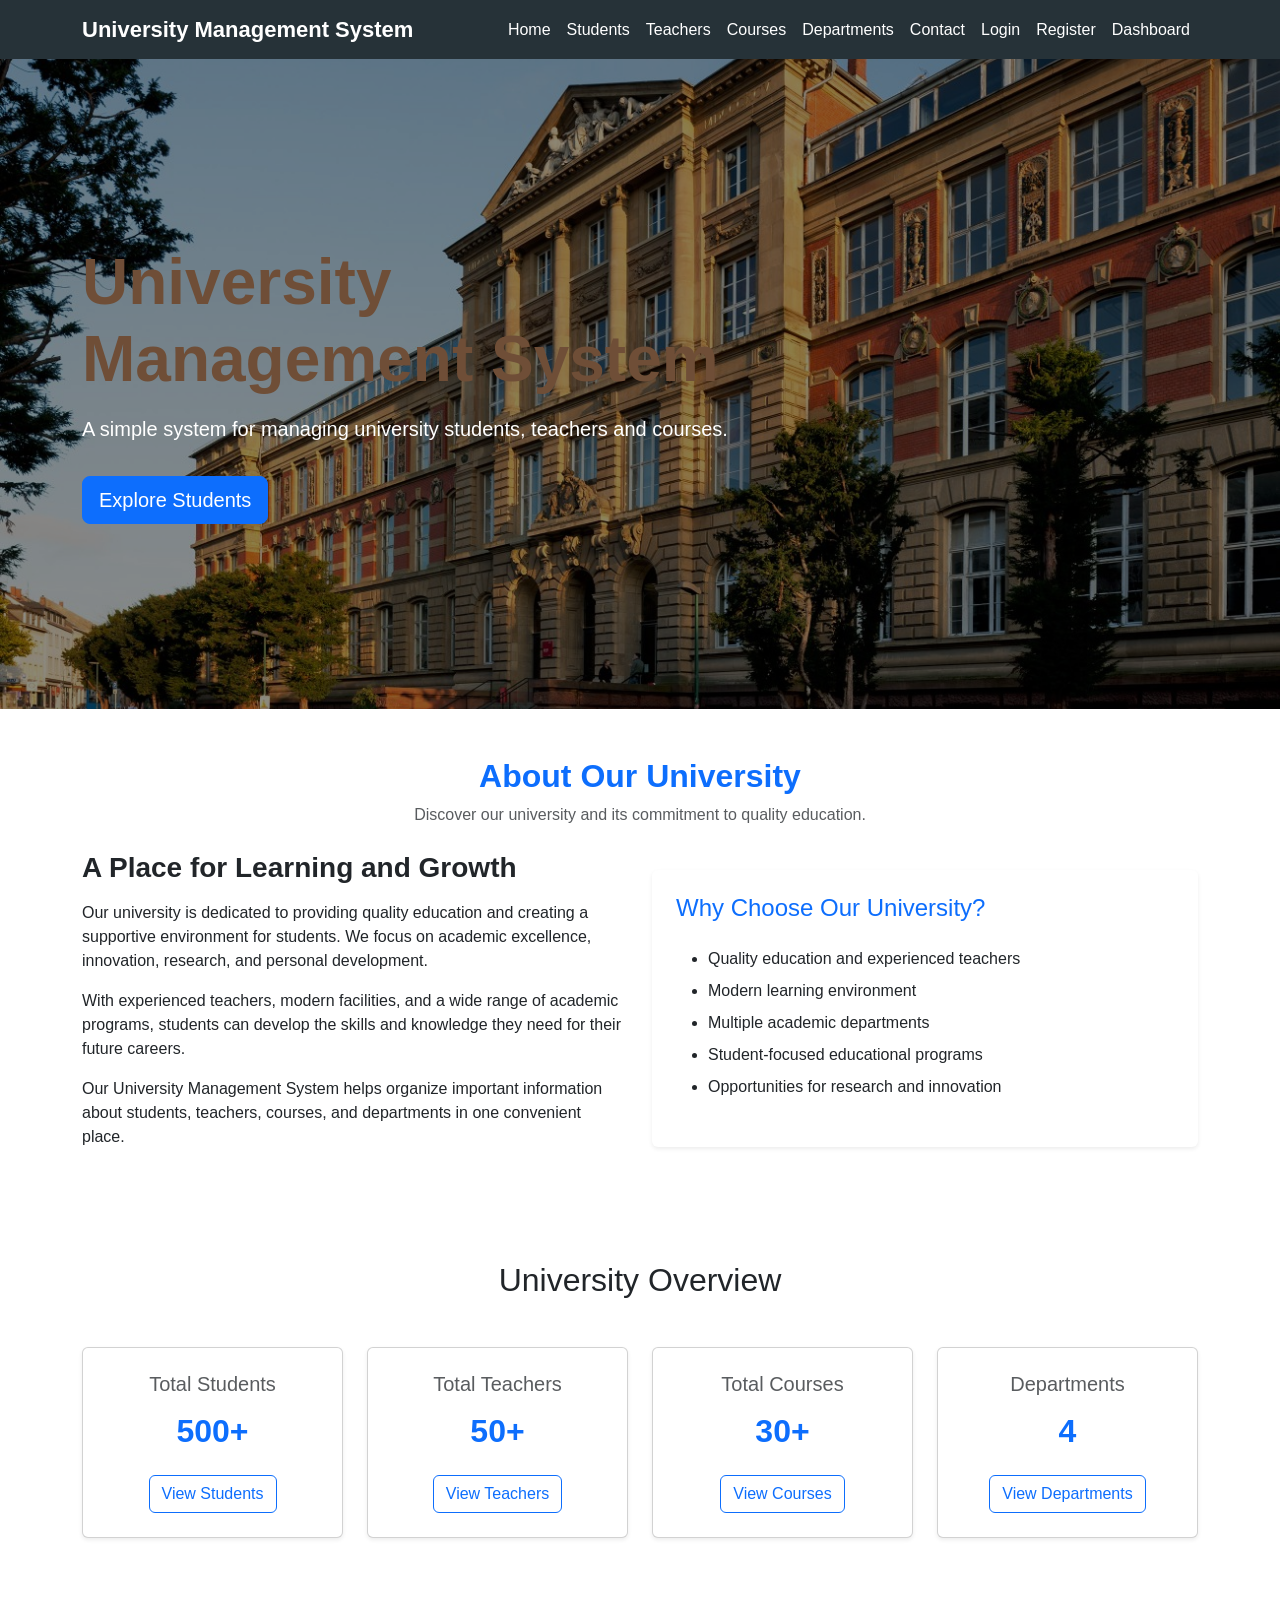
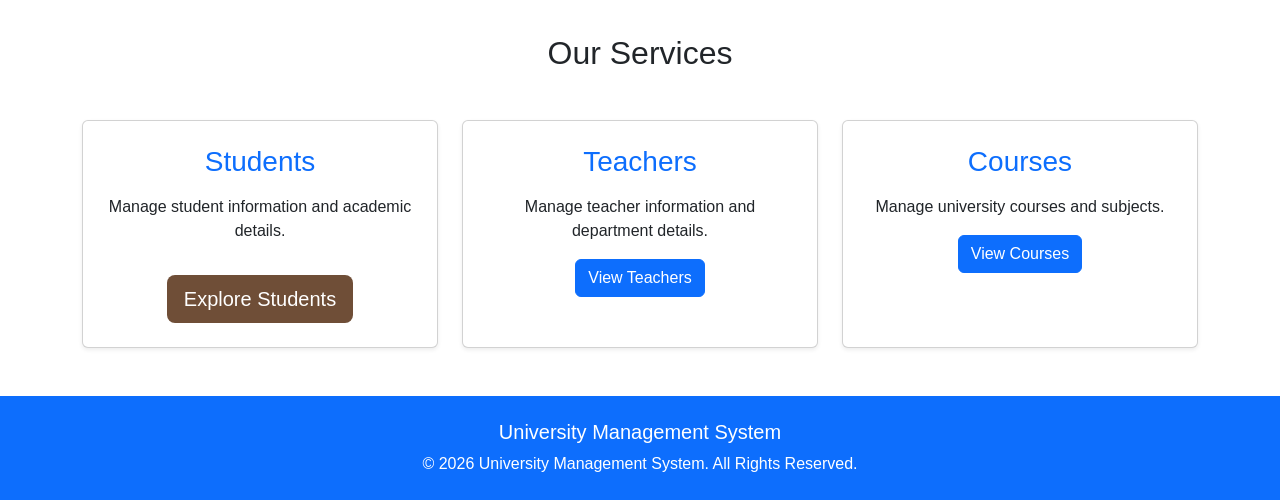
<file: index.html>
<!doctype html>
<html lang="en">
  <head>
    <meta charset="UTF-8" />
    <meta name="viewport" content="width=device-width, initial-scale=1.0" />

    <title>University Management System</title>

    <link
      href="https://cdn.jsdelivr.net/npm/bootstrap@5.3.3/dist/css/bootstrap.min.css"
      rel="stylesheet"
    />

    <link rel="stylesheet" href="style.css" />
  </head>

  <body>
    <nav class="navbar navbar-expand-lg navbar-dark" style="background-color: #263238;">
    <div class="container">

        <a class="navbar-brand fw-bold" href="index.html">
            University Management System
        </a>

        <div class="navbar-nav ms-auto">
            <div class="navbar-nav ms-auto">
    <a class="nav-link text-white" href="index.html">Home</a>

    <a class="nav-link text-white" href="students.html">Students</a>

    <a class="nav-link text-white" href="teachers.html">Teachers</a>

    <a class="nav-link text-white" href="courses.html">Courses</a>

    <a class="nav-link text-white" href="department.html">Departments</a>

    <a class="nav-link text-white" href="contact.html">Contact</a>

    <a class="nav-link text-white" href="login.html">Login</a>

    <a class="nav-link text-white" href="register.html">Register</a>

    <a class="nav-link text-white" href="dashboard.html">Dashboard</a>
</div>

    </div>
</nav>
      </div>
    </nav>

    <!-- Hero Section -->

    <section class="position-relative">
      <img
        src="images/university.jpg"
        class="w-100"
        style="height: 650px; object-fit: cover; object-position: center"
        alt="German University Campus"
      />

      <div
        class="position-absolute top-0 start-0 w-100 h-100 d-flex align-items-center"
        style="background: rgba(0, 0, 0, 0.45)"
      >
        <div class="container">
          <div class="text-white" style="max-width: 700px">
            <h1 class="display-3 fw-bold" style="color: #6F4E37;">
    University Management System
</h1>

            <p class="lead mt-3">
              A simple system for managing university students, teachers and
              courses.
            </p>

            <a href="students.html" class="btn btn-primary btn-lg mt-3">
              Explore Students
            </a>
          </div>
        </div>
      </div>
    </section>
    <!-- University Overview Section -->
    <section class="container py-5">
      <div class="text-center mb-4">
        <h2 class="text-primary fw-bold">About Our University</h2>
        <p class="text-muted">
          Discover our university and its commitment to quality education.
        </p>
      </div>

      <div class="row align-items-center">
        <div class="col-md-6">
          <h3 class="fw-bold">A Place for Learning and Growth</h3>

          <p class="mt-3">
            Our university is dedicated to providing quality education and
            creating a supportive environment for students. We focus on academic
            excellence, innovation, research, and personal development.
          </p>

          <p>
            With experienced teachers, modern facilities, and a wide range of
            academic programs, students can develop the skills and knowledge
            they need for their future careers.
          </p>

          <p>
            Our University Management System helps organize important
            information about students, teachers, courses, and departments in
            one convenient place.
          </p>
        </div>

        <div class="col-md-6">
          <div class="card shadow-sm border-0 p-4">
            <h4 class="text-primary">Why Choose Our University?</h4>

            <ul class="mt-3">
              <li class="mb-2">Quality education and experienced teachers</li>
              <li class="mb-2">Modern learning environment</li>
              <li class="mb-2">Multiple academic departments</li>
              <li class="mb-2">Student-focused educational programs</li>
              <li class="mb-2">Opportunities for research and innovation</li>
            </ul>
          </div>
        </div>
      </div>
    </section>
    <!-- Dashboard Statistics -->

    <section class="container py-5">
      <h2 class="text-center mb-5">University Overview</h2>

      <div class="row g-4">
        <!-- Students -->
        <div class="col-md-3">
          <div class="card shadow-sm text-center h-100">
            <div class="card-body p-4">
              <h5 class="text-muted">Total Students</h5>

              <h2 class="text-primary fw-bold mt-3">500+</h2>

              <a href="students.html" class="btn btn-outline-primary mt-3">
                View Students
              </a>
            </div>
          </div>
        </div>

        <!-- Teachers -->
        <div class="col-md-3">
          <div class="card shadow-sm text-center h-100">
            <div class="card-body p-4">
              <h5 class="text-muted">Total Teachers</h5>

              <h2 class="text-primary fw-bold mt-3">50+</h2>

              <a href="teachers.html" class="btn btn-outline-primary mt-3">
                View Teachers
              </a>
            </div>
          </div>
        </div>

        <!-- Courses -->
        <div class="col-md-3">
          <div class="card shadow-sm text-center h-100">
            <div class="card-body p-4">
              <h5 class="text-muted">Total Courses</h5>

              <h2 class="text-primary fw-bold mt-3">30+</h2>

              <a href="courses.html" class="btn btn-outline-primary mt-3">
                View Courses
              </a>
            </div>
          </div>
        </div>

        <!-- Departments -->
        <div class="col-md-3">
          <div class="card shadow-sm text-center h-100">
            <div class="card-body p-4">
              <h5 class="text-muted">Departments</h5>

              <h2 class="text-primary fw-bold mt-3">4</h2>

              <a href="department.html" class="btn btn-outline-primary mt-3">
                View Departments
              </a>
            </div>
          </div>
        </div>
      </div>
    </section>
    <!-- Our Services -->
    <section class="container py-5">
      <h2 class="text-center mb-5">Our Services</h2>

      <div class="row g-4">
        <!-- Students -->
        <div class="col-md-4">
          <div class="card h-100 shadow-sm text-center">
            <div class="card-body p-4">
              <h3 class="text-primary">Students</h3>

              <p class="mt-3">
                Manage student information and academic details.
              </p>

              <a href="students.html"
   class="btn text-white btn-lg mt-3"
   style="background-color: #6F4E37;">
    Explore Students
</a>
            </div>
          </div>
        </div>

        <!-- Teachers -->
        <div class="col-md-4">
          <div class="card h-100 shadow-sm text-center">
            <div class="card-body p-4">
              <h3 class="text-primary">Teachers</h3>

              <p class="mt-3">
                Manage teacher information and department details.
              </p>

              <a href="teachers.html" class="btn btn-primary">
                View Teachers
              </a>
            </div>
          </div>
        </div>

        <!-- Courses -->
        <div class="col-md-4">
          <div class="card h-100 shadow-sm text-center">
            <div class="card-body p-4">
              <h3 class="text-primary">Courses</h3>

              <p class="mt-3">Manage university courses and subjects.</p>

              <a href="courses.html" class="btn btn-primary"> View Courses </a>
            </div>
          </div>
        </div>
      </div>
    </section>

    <!-- Footer -->

    <footer class="bg-primary text-white text-center py-4">
      <h5>University Management System</h5>

      <p class="mb-0">
        © 2026 University Management System. All Rights Reserved.
      </p>
    </footer>
  </body>
</html>
</file>
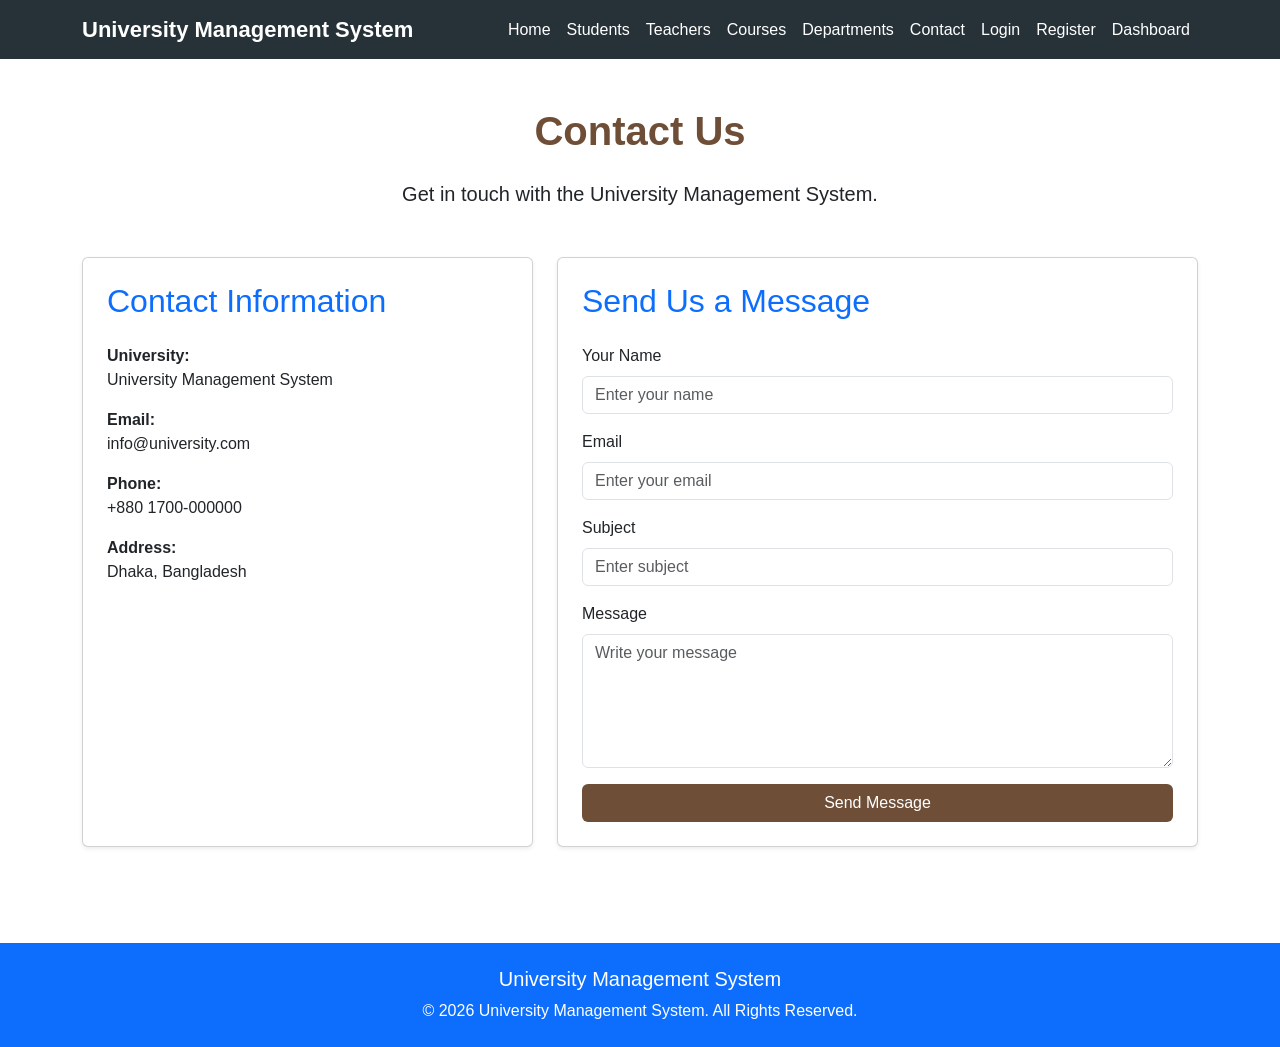
<file: contact.html>
<!doctype html>
<html lang="en">
  <head>
    <meta charset="UTF-8" />
    <meta name="viewport" content="width=device-width, initial-scale=1.0" />

    <title>Contact - University Management System</title>

    <!-- Bootstrap CSS -->
    <link
      href="https://cdn.jsdelivr.net/npm/bootstrap@5.3.3/dist/css/bootstrap.min.css"
      rel="stylesheet"
    />

    <!-- Custom CSS -->
    <link rel="stylesheet" href="style.css" />
  </head>

  <body>
    <!-- Navbar -->
    <nav class="navbar navbar-expand-lg navbar-dark" style="background-color: #263238;">
      <div class="container">
        <a class="navbar-brand fw-bold" href="index.html">
          University Management System
        </a>

        <div class="navbar-nav ms-auto">
        <div class="navbar-nav ms-auto">
    <a class="nav-link text-white" href="index.html">Home</a>

    <a class="nav-link text-white" href="students.html">Students</a>

    <a class="nav-link text-white" href="teachers.html">Teachers</a>

    <a class="nav-link text-white" href="courses.html">Courses</a>

    <a class="nav-link text-white" href="department.html">Departments</a>

    <a class="nav-link text-white" href="contact.html">Contact</a>

    <a class="nav-link text-white" href="login.html">Login</a>

    <a class="nav-link text-white" href="register.html">Register</a>

    <a class="nav-link text-white" href="dashboard.html">Dashboard</a>
</div>
      </div>
    </nav>

    <!-- Contact Section -->
    <section class="container py-5">
      <div class="text-center mb-5">
        <h1 class="text-center fw-bold mb-4"
    style="color: #6F4E37;">
    Contact Us
</h1>

        <p class="lead">Get in touch with the University Management System.</p>
      </div>

      <div class="row g-4">
        <!-- Contact Information -->
        <div class="col-md-5">
          <div class="card shadow-sm h-100">
            <div class="card-body p-4">
              <h2 class="text-primary mb-4">Contact Information</h2>

              <p>
                <strong>University:</strong><br />
                University Management System
              </p>

              <p>
                <strong>Email:</strong><br />
                info@university.com
              </p>

              <p>
                <strong>Phone:</strong><br />
                +880 1700-000000
              </p>

              <p>
                <strong>Address:</strong><br />
                Dhaka, Bangladesh
              </p>
            </div>
          </div>
        </div>

        <!-- Contact Form -->
        <div class="col-md-7">
          <div class="card shadow-sm">
            <div class="card-body p-4">
              <h2 class="text-primary mb-4">Send Us a Message</h2>

              <form>
                <div class="mb-3">
                  <label class="form-label"> Your Name </label>

                  <input
                    type="text"
                    class="form-control"
                    placeholder="Enter your name"
                  />
                </div>

                <div class="mb-3">
                  <label class="form-label"> Email </label>

                  <input
                    type="email"
                    class="form-control"
                    placeholder="Enter your email"
                  />
                </div>

                <div class="mb-3">
                  <label class="form-label"> Subject </label>

                  <input
                    type="text"
                    class="form-control"
                    placeholder="Enter subject"
                  />
                </div>

                <div class="mb-3">
                  <label class="form-label"> Message </label>

                  <textarea
                    class="form-control"
                    rows="5"
                    placeholder="Write your message"
                  ></textarea>
                </div>

                <button type="submit"
        class="btn text-white w-100"
        style="background-color: #6F4E37;">
    Send Message
</button>
              </form>
            </div>
          </div>
        </div>
      </div>
    </section>

    <!-- Footer -->
    <footer class="bg-primary text-white text-center py-4 mt-5">
      <h5>University Management System</h5>

      <p class="mb-0">
        © 2026 University Management System. All Rights Reserved.
      </p>
    </footer>
  </body>
</html>
</file>
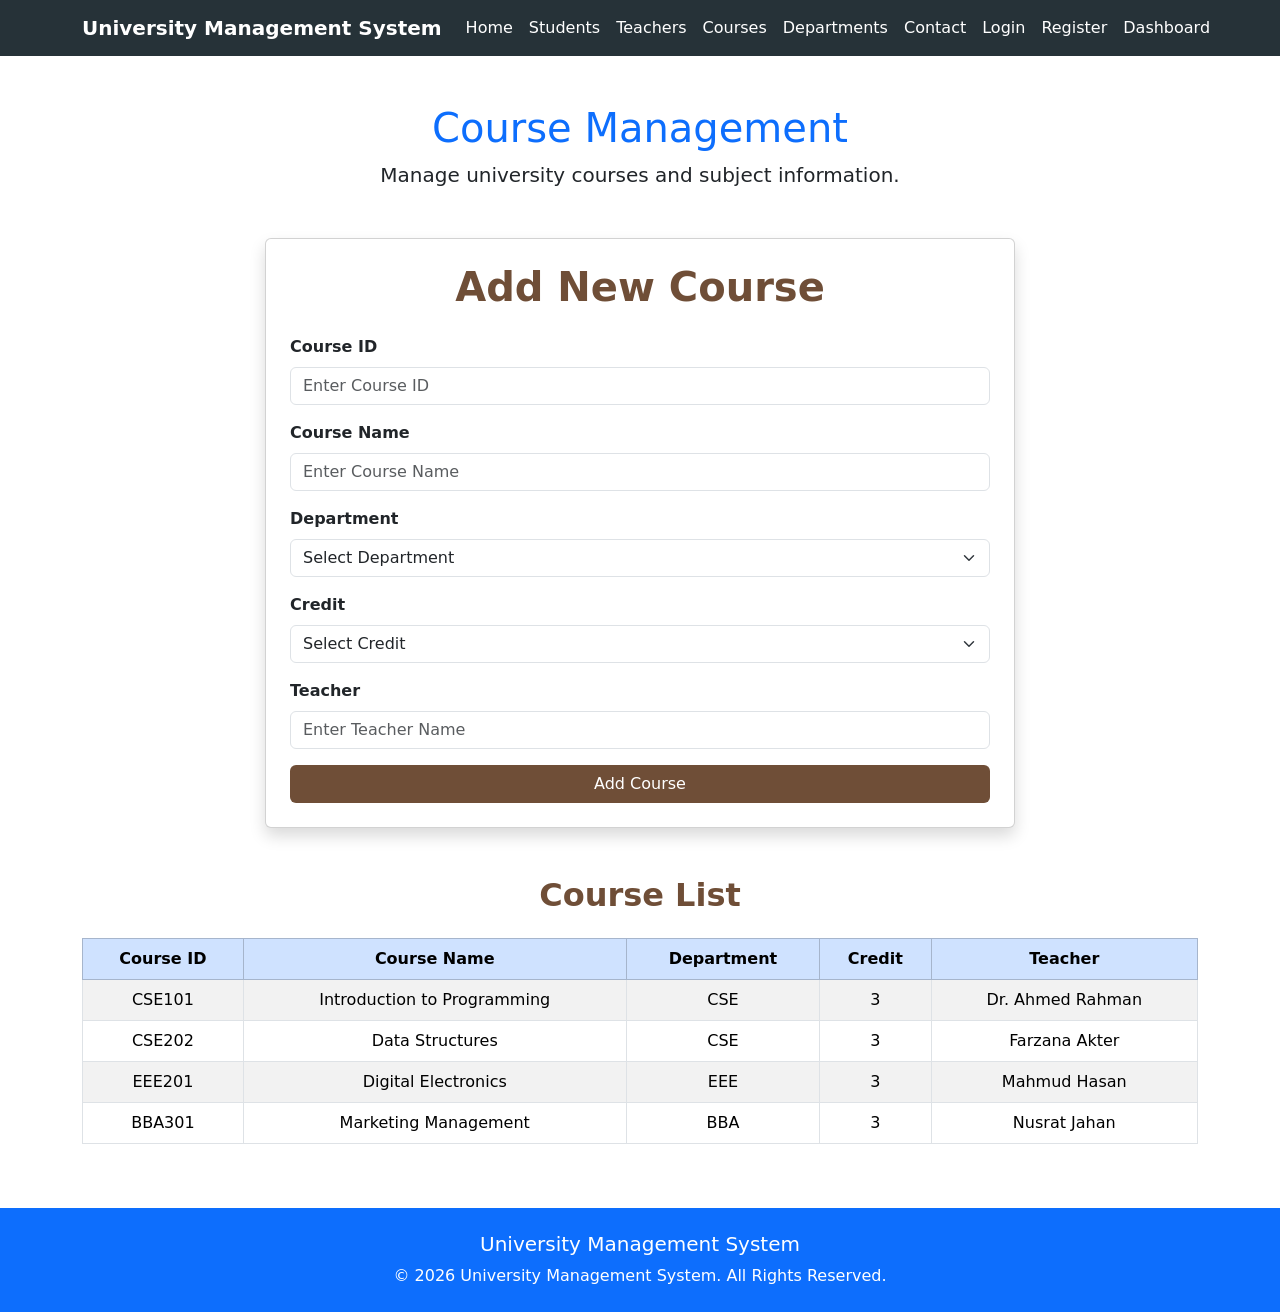
<file: courses.html>
<!doctype html>
<html lang="en">
  <head>
    <meta charset="UTF-8" />
    <meta name="viewport" content="width=device-width, initial-scale=1.0" />

    <title>Courses - University Management System</title>

    <!-- Bootstrap CSS -->
    <link
      href="https://cdn.jsdelivr.net/npm/bootstrap@5.3.3/dist/css/bootstrap.min.css"
      rel="stylesheet"
    />
  </head>

  <body>
    <!-- ================= NAVBAR ================= -->

    <nav class="navbar navbar-expand-lg navbar-dark" style="background-color: #263238;">
      <div class="container">
        <a class="navbar-brand fw-bold" href="index.html">
          University Management System
        </a>

        <div class="navbar-nav ms-auto">
          <div class="navbar-nav ms-auto">
    <a class="nav-link text-white" href="index.html">Home</a>

    <a class="nav-link text-white" href="students.html">Students</a>

    <a class="nav-link text-white" href="teachers.html">Teachers</a>

    <a class="nav-link text-white" href="courses.html">Courses</a>

    <a class="nav-link text-white" href="department.html">Departments</a>

    <a class="nav-link text-white" href="contact.html">Contact</a>

    <a class="nav-link text-white" href="login.html">Login</a>

    <a class="nav-link text-white" href="register.html">Register</a>

    <a class="nav-link text-white" href="dashboard.html">Dashboard</a>
</div>
      </div>
    </nav>

    <!-- ================= COURSE SECTION ================= -->

    <div class="container my-5">
      <div class="text-center mb-5">
        <h1 class="text-primary">Course Management</h1>

        <p class="lead">Manage university courses and subject information.</p>
      </div>

      <!-- ================= ADD COURSE FORM ================= -->

      <div class="card shadow mx-auto mb-5" style="max-width: 750px">
        <div class="card-body p-4">
          <h1 class="text-center fw-bold mb-4"
    style="color: #6F4E37;">
    Add New Course
</h1>

          <form>
            <!-- Course ID -->

            <div class="mb-3">
              <label class="form-label fw-bold"> Course ID </label>

              <input
                type="text"
                class="form-control"
                placeholder="Enter Course ID"
              />
            </div>

            <!-- Course Name -->

            <div class="mb-3">
              <label class="form-label fw-bold"> Course Name </label>

              <input
                type="text"
                class="form-control"
                placeholder="Enter Course Name"
              />
            </div>

            <!-- Department -->

            <div class="mb-3">
              <label class="form-label fw-bold"> Department </label>

              <select class="form-select">
                <option selected>Select Department</option>

                <option>CSE</option>
                <option>EEE</option>
                <option>BBA</option>
                <option>CCE</option>
                <option>English</option>
              </select>
            </div>

            <!-- Credit -->

            <div class="mb-3">
              <label class="form-label fw-bold"> Credit </label>

              <select class="form-select">
                <option selected>Select Credit</option>

                <option>1</option>
                <option>2</option>
                <option>3</option>
                <option>4</option>
              </select>
            </div>

            <!-- Teacher -->

            <div class="mb-3">
              <label class="form-label fw-bold"> Teacher </label>

              <input
                type="text"
                class="form-control"
                placeholder="Enter Teacher Name"
              />
            </div>

            <!-- Button -->

            <button type="submit"
        class="btn text-white w-100"
        style="background-color: #6F4E37;">
    Add Course
</button>
          </form>
        </div>
      </div>

      <!-- ================= COURSE LIST ================= -->

      <h2 class="text-center fw-bold mb-4"
    style="color: #6F4E37;">
    Course List
</h2>

      <div class="table-responsive">
        <table
          class="table table-bordered table-striped table-hover text-center"
        >
          <thead class="table-primary">
            <tr>
              <th>Course ID</th>
              <th>Course Name</th>
              <th>Department</th>
              <th>Credit</th>
              <th>Teacher</th>
            </tr>
          </thead>

          <tbody>
            <tr>
              <td>CSE101</td>
              <td>Introduction to Programming</td>
              <td>CSE</td>
              <td>3</td>
              <td>Dr. Ahmed Rahman</td>
            </tr>

            <tr>
              <td>CSE202</td>
              <td>Data Structures</td>
              <td>CSE</td>
              <td>3</td>
              <td>Farzana Akter</td>
            </tr>

            <tr>
              <td>EEE201</td>
              <td>Digital Electronics</td>
              <td>EEE</td>
              <td>3</td>
              <td>Mahmud Hasan</td>
            </tr>

            <tr>
              <td>BBA301</td>
              <td>Marketing Management</td>
              <td>BBA</td>
              <td>3</td>
              <td>Nusrat Jahan</td>
            </tr>
          </tbody>
        </table>
      </div>
    </div>

    <!-- ================= FOOTER ================= -->

    <footer class="bg-primary text-white text-center py-4 mt-5">
      <h5>University Management System</h5>

      <p class="mb-0">
        © 2026 University Management System. All Rights Reserved.
      </p>
    </footer>
  </body>
</html>
</file>
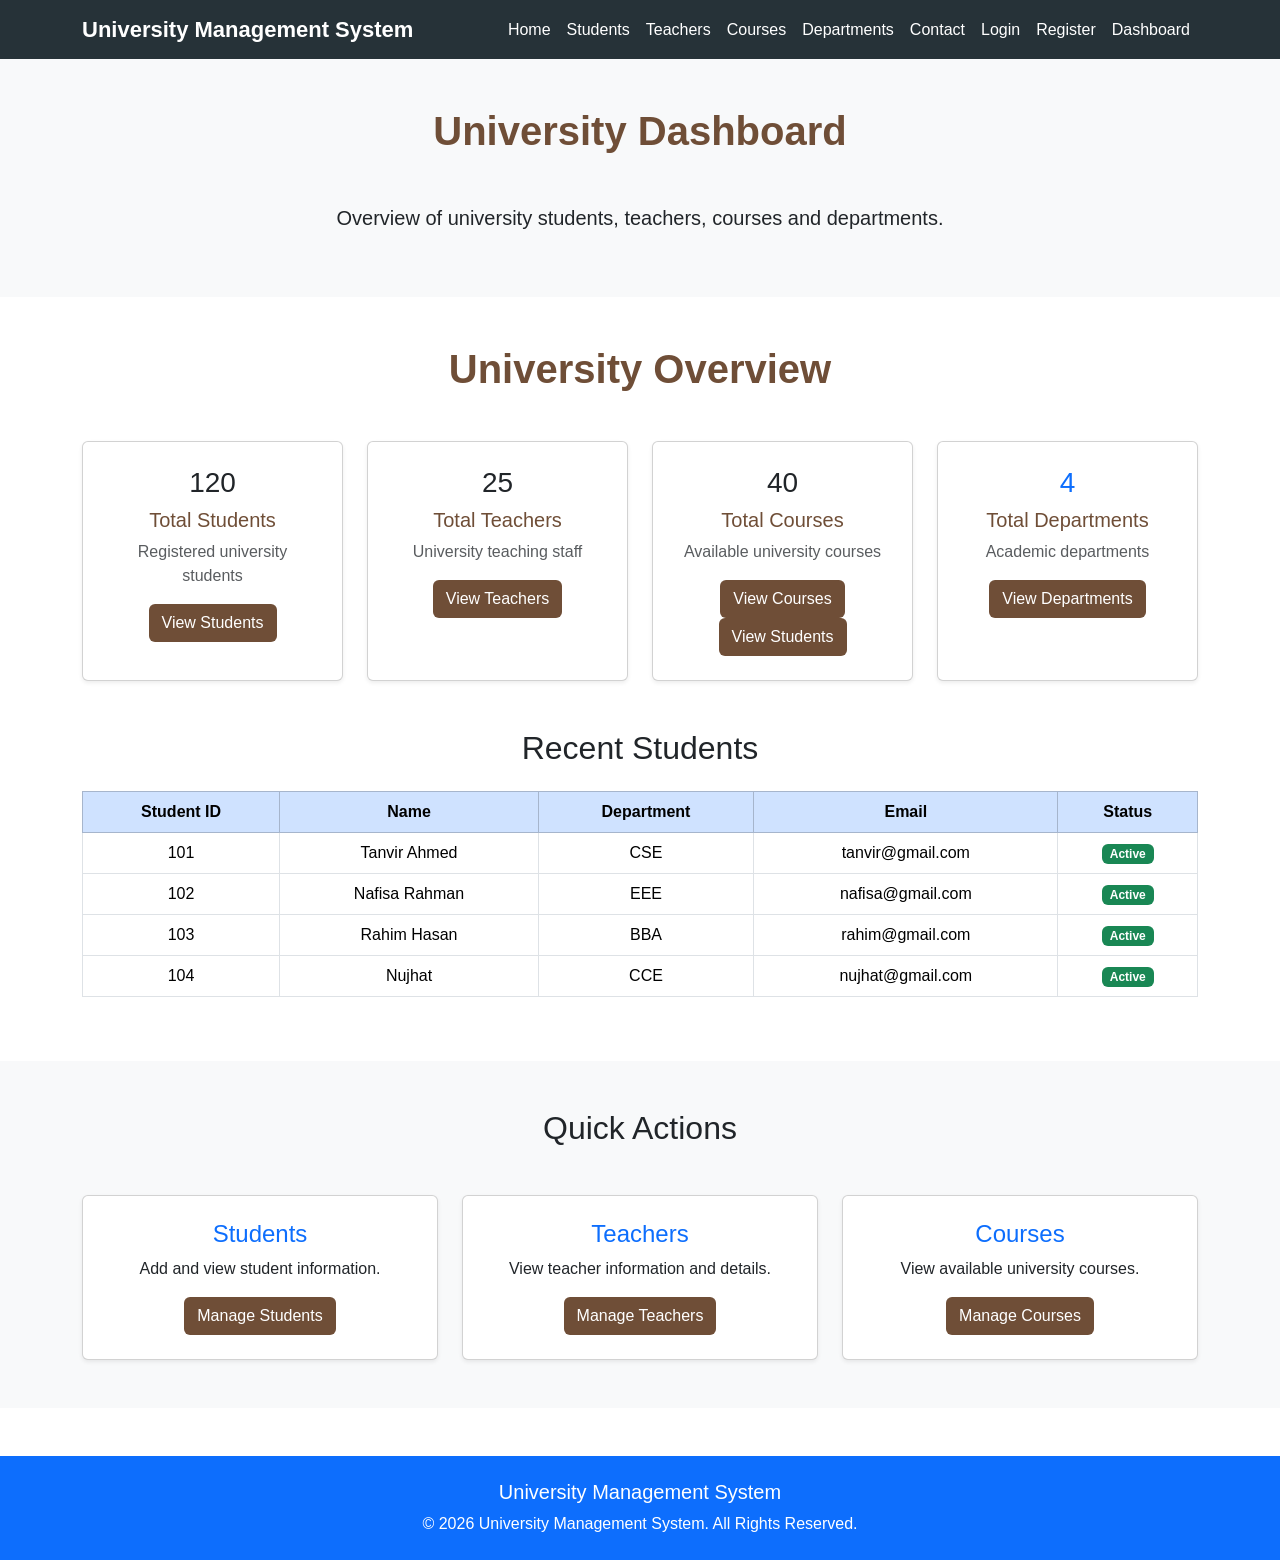
<file: dashboard.html>
<!doctype html>
<html lang="en">
  <head>
    <meta charset="UTF-8" />
    <meta name="viewport" content="width=device-width, initial-scale=1.0" />

    <title>Dashboard - University Management System</title>

    <!-- Bootstrap -->
    <link
      href="https://cdn.jsdelivr.net/npm/bootstrap@5.3.3/dist/css/bootstrap.min.css"
      rel="stylesheet"
    />

    <link rel="stylesheet" href="style.css" />
  </head>

  <body>
    <!-- Navbar -->

    <nav class="navbar navbar-expand-lg navbar-dark" style="background-color: #263238;">
      <div class="container">
        <a class="navbar-brand fw-bold" href="index.html">
          University Management System
        </a>

        <div class="navbar-nav ms-auto">
          <div class="navbar-nav ms-auto">
            <div class="navbar-nav ms-auto">
    <a class="nav-link text-white" href="index.html">Home</a>

    <a class="nav-link text-white" href="students.html">Students</a>

    <a class="nav-link text-white" href="teachers.html">Teachers</a>

    <a class="nav-link text-white" href="courses.html">Courses</a>

    <a class="nav-link text-white" href="department.html">Departments</a>

    <a class="nav-link text-white" href="contact.html">Contact</a>

    <a class="nav-link text-white" href="login.html">Login</a>

    <a class="nav-link text-white" href="register.html">Register</a>

    <a class="nav-link text-white" href="dashboard.html">Dashboard</a>
</div>
          
      </div>
    </nav>

    <!-- Dashboard Header -->

    <section class="bg-light py-5">
      <div class="container">
        <div class="text-center">
          <h1 class="text-center fw-bold mb-5"
    style="color: #6F4E37;">
    University Dashboard
</h1>

          <p class="lead mt-3">
            Overview of university students, teachers, courses and departments.
          </p>
        </div>
      </div>
    </section>

    <!-- Statistics -->

    <section class="container py-5">
      <h1 class="text-center fw-bold mb-5"
    style="color: #6F4E37;">
    University Overview
</h1>

      <div class="row g-4">
        <!-- Students -->

        <div class="col-md-6 col-lg-3">
          <div class="card shadow-sm h-100 text-center">
            <div class="card-body p-4">
              <h3 class="style="color: #6F4E37;">120</h3>

              <h5 style="color: #6F4E37;">Total Students</h5>

              <p class="text-muted">Registered university students</p>

              <a href="students.html"
   class="btn text-white"
   style="background-color: #6F4E37;">
    View Students
</a>
            </div>
          </div>
        </div>

        <!-- Teachers -->

        <div class="col-md-6 col-lg-3">
          <div class="card shadow-sm h-100 text-center">
            <div class="card-body p-4">
              <h3 class="style="color: #6F4E37;">25</h3>

              <h5 style="color: #6F4E37;">Total Teachers</h5>

              <p class="text-muted">University teaching staff</p>

              <a href="teachers.html"
   class="btn text-white"
   style="background-color: #6F4E37;">
    View Teachers
</a>
            </div>
          </div>
        </div>

        <!-- Courses -->

        <div class="col-md-6 col-lg-3">
          <div class="card shadow-sm h-100 text-center">
            <div class="card-body p-4">
              <h3 class="style="color: #6F4E37;">40</h3>

              <h5 style="color: #6F4E37;">Total Courses</h5>

              <p class="text-muted">Available university courses</p>

              <a href="courses.html"
   class="btn text-white"
   style="background-color: #6F4E37;">
    View Courses<a href="students.html"
   class="btn text-white"
   style="background-color: #6F4E37;">
    View Students
</a>
</a>
            </div>
          </div>
        </div>

        <!-- Departments -->

        <div class="col-md-6 col-lg-3">
          <div class="card shadow-sm h-100 text-center">
            <div class="card-body p-4">
              <h3 class="text-primary">4</h3>

              <h5 style="color: #6F4E37;">Total Departments</h5>

              <p class="text-muted">Academic departments</p>

              <a href="departments.html"
   class="btn text-white"
   style="background-color: #6F4E37;">
    View Departments
</a>
            </div>
          </div>
        </div>
      </div>
    </section>

    <!-- Recent Students -->

    <section class="container pb-5">
      <h2 class="text-center mb-4">Recent Students</h2>

      <div class="table-responsive">
        <table class="table table-bordered table-hover text-center">
          <thead class="table-primary">
            <tr>
              <th>Student ID</th>
              <th>Name</th>
              <th>Department</th>
              <th>Email</th>
              <th>Status</th>
            </tr>
          </thead>

          <tbody>
            <tr>
              <td>101</td>
              <td>Tanvir Ahmed</td>
              <td>CSE</td>
              <td>tanvir@gmail.com</td>
              <td>
                <span class="badge bg-success">Active</span>
              </td>
            </tr>

            <tr>
              <td>102</td>
              <td>Nafisa Rahman</td>
              <td>EEE</td>
              <td>nafisa@gmail.com</td>
              <td>
                <span class="badge bg-success">Active</span>
              </td>
            </tr>

            <tr>
              <td>103</td>
              <td>Rahim Hasan</td>
              <td>BBA</td>
              <td>rahim@gmail.com</td>
              <td>
                <span class="badge bg-success">Active</span>
              </td>
            </tr>

            <tr>
              <td>104</td>
              <td>Nujhat</td>
              <td>CCE</td>
              <td>nujhat@gmail.com</td>
              <td>
                <span class="badge bg-success">Active</span>
              </td>
            </tr>
          </tbody>
        </table>
      </div>
    </section>

    <!-- Quick Actions -->

    <section class="bg-light py-5">
      <div class="container">
        <h2 class="text-center mb-5">Quick Actions</h2>

        <div class="row justify-content-center g-4">
          <div class="col-md-4">
            <div class="card shadow-sm text-center h-100">
              <div class="card-body p-4">
                <h4 class="text-primary">Students</h4>

                <p>Add and view student information.</p>

                <a href="students.html"
   class="btn text-white"
   style="background-color: #6F4E37;">
    Manage Students
</a>
              </div>
            </div>
          </div>

          <div class="col-md-4">
            <div class="card shadow-sm text-center h-100">
              <div class="card-body p-4">
                <h4 class="text-primary">Teachers</h4>

                <p>View teacher information and details.</p>

                <a href="teachers.html"
   class="btn text-white"
   style="background-color: #6F4E37;">
    Manage Teachers
</a>
              </div>
            </div>
          </div>

          <div class="col-md-4">
            <div class="card shadow-sm text-center h-100">
              <div class="card-body p-4">
                <h4 class="text-primary">Courses</h4>

                <p>View available university courses.</p>

                <a href="courses.html"
   class="btn text-white"
   style="background-color: #6F4E37;">
    Manage Courses
</a>
              </div>
            </div>
          </div>
        </div>
      </div>
    </section>

    <!-- Footer -->

    <footer class="bg-primary text-white text-center py-4 mt-5">
      <h5>University Management System</h5>

      <p class="mb-0">
        © 2026 University Management System. All Rights Reserved.
      </p>
    </footer>
  </body>
</html>
</file>
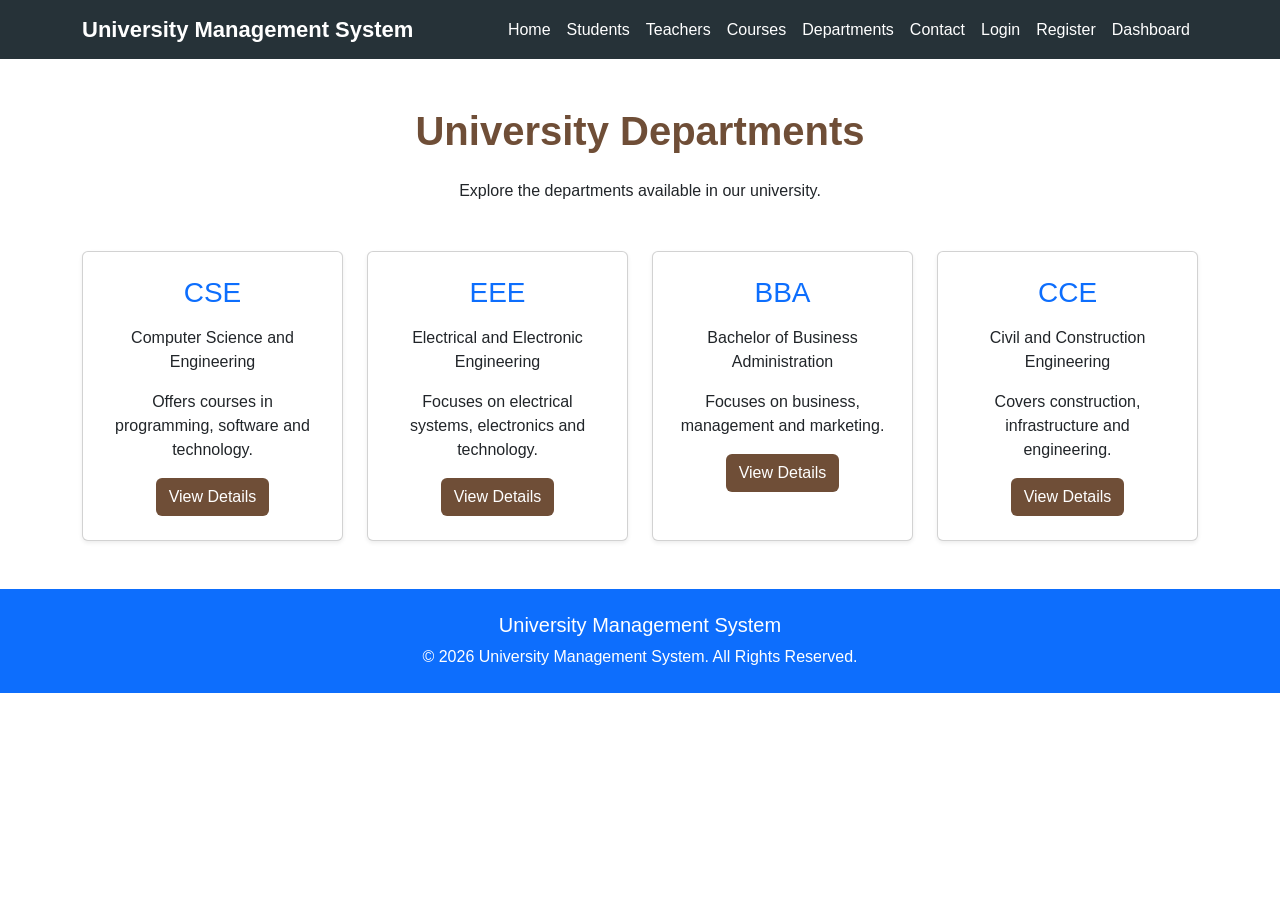
<file: department.html>
<!doctype html>
<html lang="en">
  <head>
    <meta charset="UTF-8" />
    <meta name="viewport" content="width=device-width, initial-scale=1.0" />

    <title>Departments - University Management System</title>

    <!-- Bootstrap -->
    <link
      href="https://cdn.jsdelivr.net/npm/bootstrap@5.3.3/dist/css/bootstrap.min.css"
      rel="stylesheet"
    />

    <link rel="stylesheet" href="style.css" />
  </head>

  <body>
    <!-- Navbar -->
    <nav class="navbar navbar-expand-lg navbar-dark" style="background-color: #263238;">
      <div class="container">
        <a class="navbar-brand fw-bold" href="index.html">
          University Management System
        </a>

        <div class="navbar-nav ms-auto">
          <div class="navbar-nav ms-auto">
    <a class="nav-link text-white" href="index.html">Home</a>

    <a class="nav-link text-white" href="students.html">Students</a>

    <a class="nav-link text-white" href="teachers.html">Teachers</a>

    <a class="nav-link text-white" href="courses.html">Courses</a>

    <a class="nav-link text-white" href="department.html">Departments</a>

    <a class="nav-link text-white" href="contact.html">Contact</a>

    <a class="nav-link text-white" href="login.html">Login</a>

    <a class="nav-link text-white" href="register.html">Register</a>

    <a class="nav-link text-white" href="dashboard.html">Dashboard</a>
</div>
      </div>
    </nav>

    <!-- Department Section -->
    <section class="container py-5">
      <h1 class="text-center fw-bold mb-4"
    style="color: #6F4E37;">
    University Departments
</h1>

      <p class="text-center mb-5">
        Explore the departments available in our university.
      </p>

      <!-- Department Cards -->
      <div class="row g-4">
        <!-- CSE -->
        <div class="col-md-6 col-lg-3">
          <div class="card h-100 shadow-sm text-center">
            <div class="card-body p-4">
              <h3 class="text-primary">CSE</h3>

              <p class="mt-3">Computer Science and Engineering</p>

              <p>Offers courses in programming, software and technology.</p>

              <button class="btn text-white"
        style="background-color: #6F4E37;">
    View Details
</button>
            </div>
          </div>
        </div>

        <!-- EEE -->
        <div class="col-md-6 col-lg-3">
          <div class="card h-100 shadow-sm text-center">
            <div class="card-body p-4">
              <h3 class="text-primary">EEE</h3>

              <p class="mt-3">Electrical and Electronic Engineering</p>

              <p>Focuses on electrical systems, electronics and technology.</p>

              <button class="btn text-white"
        style="background-color: #6F4E37;">
    View Details
</button>
            </div>
          </div>
        </div>

        <!-- BBA -->
        <div class="col-md-6 col-lg-3">
          <div class="card h-100 shadow-sm text-center">
            <div class="card-body p-4">
              <h3 class="text-primary">BBA</h3>

              <p class="mt-3">Bachelor of Business Administration</p>

              <p>Focuses on business, management and marketing.</p>

              <button class="btn text-white"
        style="background-color: #6F4E37;">
    View Details
</button>
            </div>
          </div>
        </div>

        <!-- CCE -->
        <div class="col-md-6 col-lg-3">
          <div class="card h-100 shadow-sm text-center">
            <div class="card-body p-4">
              <h3 class="text-primary">CCE</h3>

              <p class="mt-3">Civil and Construction Engineering</p>

              <p>Covers construction, infrastructure and engineering.</p>

              <button class="btn text-white"
        style="background-color: #6F4E37;">
    View Details
</button>
            </div>
          </div>
        </div>
      </div>
    </section>

    <!-- Footer -->
    <footer class="bg-primary text-white text-center py-4">
      <h5>University Management System</h5>

      <p class="mb-0">
        © 2026 University Management System. All Rights Reserved.
      </p>
    </footer>
  </body>
</html>
</file>
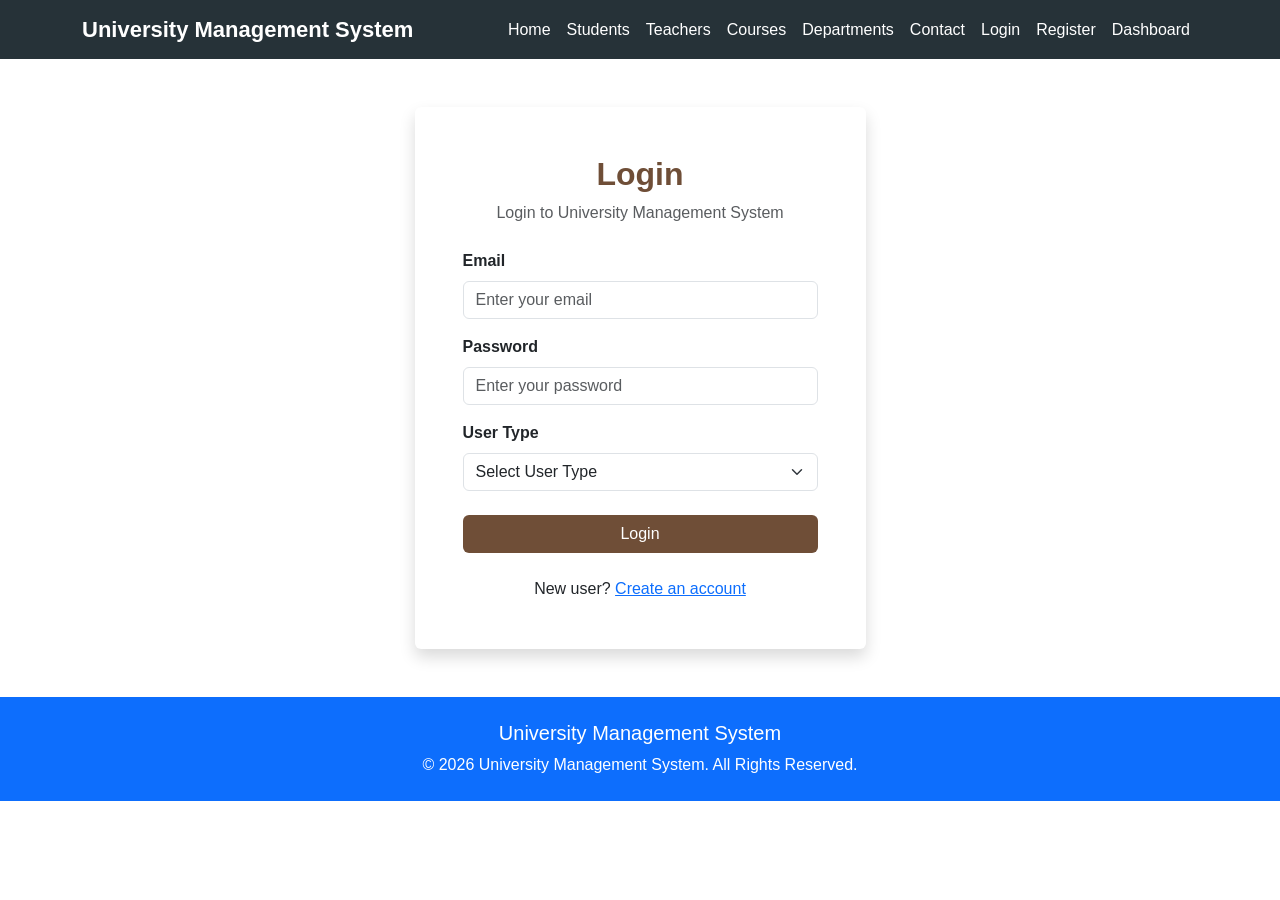
<file: login.html>
<!doctype html>
<html lang="en">
  <head>
    <meta charset="UTF-8" />
    <meta name="viewport" content="width=device-width, initial-scale=1.0" />

    <title>Login - University Management System</title>

    <!-- Bootstrap -->
    <link
      href="https://cdn.jsdelivr.net/npm/bootstrap@5.3.3/dist/css/bootstrap.min.css"
      rel="stylesheet"
    />

    <link rel="stylesheet" href="style.css" />
  </head>

  <body>
    <!-- Navbar -->
    <nav class="navbar navbar-expand-lg navbar-dark" style="background-color: #263238;">
      <div class="container">
        <a class="navbar-brand fw-bold" href="index.html">
          University Management System
        </a>

        <div class="navbar-nav ms-auto">
          <div class="navbar-nav ms-auto">
    <a class="nav-link text-white" href="index.html">Home</a>

    <a class="nav-link text-white" href="students.html">Students</a>

    <a class="nav-link text-white" href="teachers.html">Teachers</a>

    <a class="nav-link text-white" href="courses.html">Courses</a>

    <a class="nav-link text-white" href="department.html">Departments</a>

    <a class="nav-link text-white" href="contact.html">Contact</a>

    <a class="nav-link text-white" href="login.html">Login</a>

    <a class="nav-link text-white" href="register.html">Register</a>

    <a class="nav-link text-white" href="dashboard.html">Dashboard</a>
</div>
      </div>
    </nav>

    <!-- Login Section -->

    <section class="container py-5">
      <div class="row justify-content-center">
        <div class="col-md-6 col-lg-5">
          <div class="card shadow border-0">
            <div class="card-body p-5">
              <h2 class="text-center fw-bold"
    style="color: #6F4E37;">
    Login
</h2>

              <p class="text-center text-muted mb-4">
                Login to University Management System
              </p>

              <!-- Email -->

              <div class="mb-3">
                <label class="form-label fw-bold"> Email </label>

                <input
                  type="email"
                  class="form-control"
                  placeholder="Enter your email"
                />
              </div>

              <!-- Password -->

              <div class="mb-3">
                <label class="form-label fw-bold"> Password </label>

                <input
                  type="password"
                  class="form-control"
                  placeholder="Enter your password"
                />
              </div>

              <!-- User Type -->

              <div class="mb-4">
                <label class="form-label fw-bold"> User Type </label>

                <select class="form-select">
                  <option selected>Select User Type</option>

                  <option>Student</option>

                  <option>Teacher</option>

                  <option>Admin</option>
                </select>
              </div>

              <!-- Login Button -->

              <button type="submit"
        class="btn text-white w-100"
        style="background-color: #6F4E37;">
    Login
</button>

              <p class="text-center mt-4 mb-0">
                New user?
                <a href="register.html" class="text-primary">
                  Create an account
                </a>
              </p>
            </div>
          </div>
        </div>
      </div>
    </section>

    <!-- Footer -->

    <footer class="bg-primary text-white text-center py-4">
      <h5>University Management System</h5>

      <p class="mb-0">
        © 2026 University Management System. All Rights Reserved.
      </p>
    </footer>
  </body>
</html>
</file>
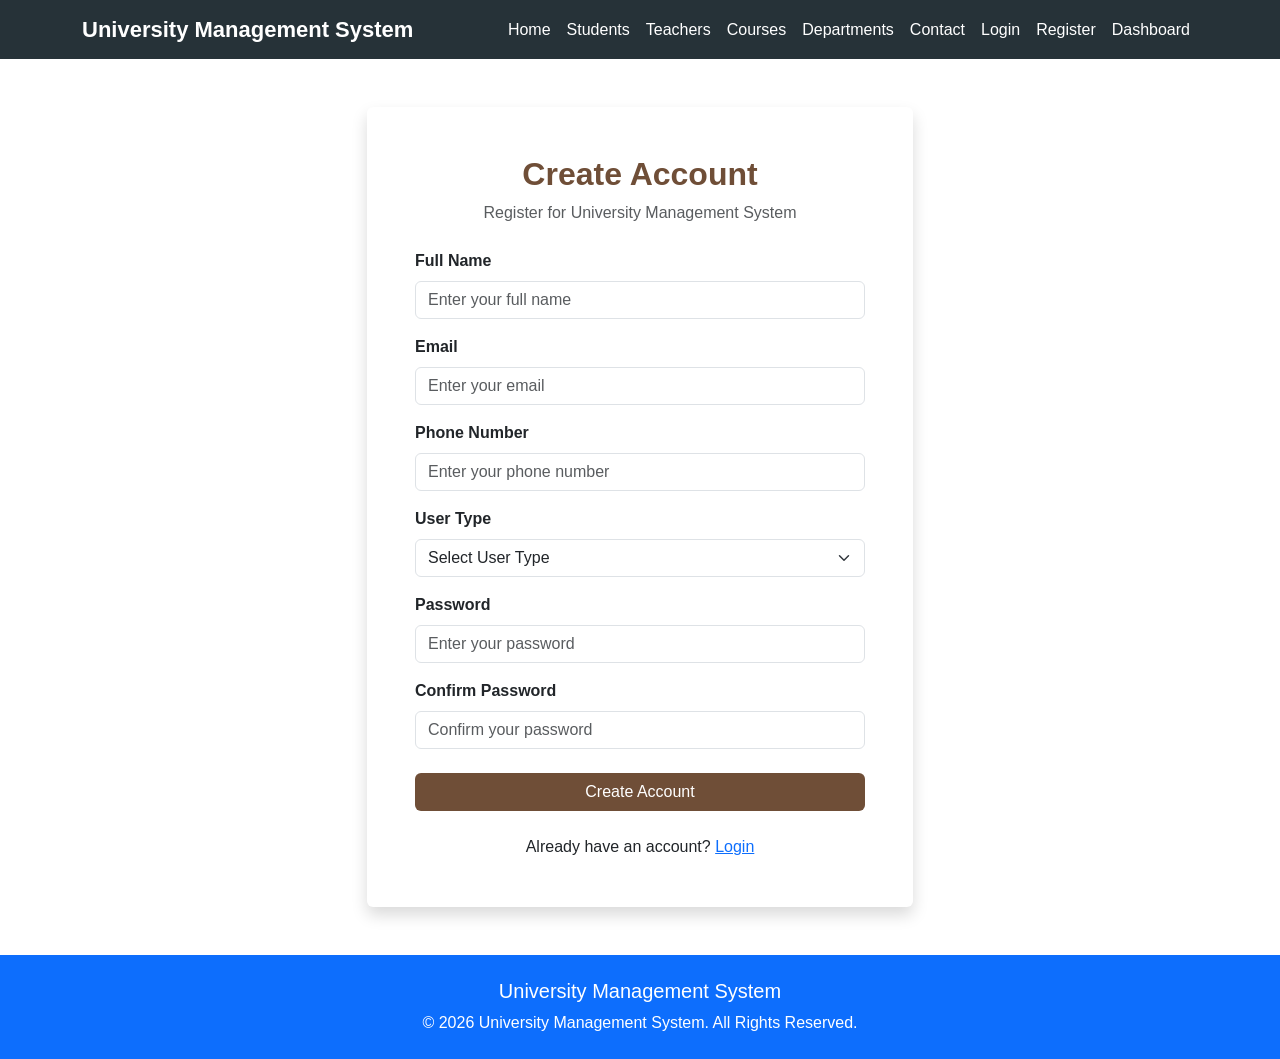
<file: register.html>
<!doctype html>
<html lang="en">
  <head>
    <meta charset="UTF-8" />
    <meta name="viewport" content="width=device-width, initial-scale=1.0" />

    <title>Register - University Management System</title>

    <!-- Bootstrap -->
    <link
      href="https://cdn.jsdelivr.net/npm/bootstrap@5.3.3/dist/css/bootstrap.min.css"
      rel="stylesheet"
    />

    <link rel="stylesheet" href="style.css" />
  </head>

  <body>
    <!-- Navbar -->

    <nav class="navbar navbar-expand-lg navbar-dark" style="background-color: #263238;">
      <div class="container">
        <a class="navbar-brand fw-bold" href="index.html">
          University Management System
        </a>

        <div class="navbar-nav ms-auto">
          <div class="navbar-nav ms-auto">
    <a class="nav-link text-white" href="index.html">Home</a>

    <a class="nav-link text-white" href="students.html">Students</a>

    <a class="nav-link text-white" href="teachers.html">Teachers</a>

    <a class="nav-link text-white" href="courses.html">Courses</a>

    <a class="nav-link text-white" href="department.html">Departments</a>

    <a class="nav-link text-white" href="contact.html">Contact</a>

    <a class="nav-link text-white" href="login.html">Login</a>

    <a class="nav-link text-white" href="register.html">Register</a>

    <a class="nav-link text-white" href="dashboard.html">Dashboard</a>
</div>
      </div>
    </nav>

    <!-- Registration Section -->

    <section class="container py-5">
      <div class="row justify-content-center">
        <div class="col-md-7 col-lg-6">
          <div class="card shadow border-0">
            <div class="card-body p-5">
              <h2 class="text-center fw-bold"
    style="color: #6F4E37;">
    Create Account
</h2>

              <p class="text-center text-muted mb-4">
                Register for University Management System
              </p>

              <!-- Full Name -->

              <div class="mb-3">
                <label class="form-label fw-bold"> Full Name </label>

                <input
                  type="text"
                  class="form-control"
                  placeholder="Enter your full name"
                />
              </div>

              <!-- Email -->

              <div class="mb-3">
                <label class="form-label fw-bold"> Email </label>

                <input
                  type="email"
                  class="form-control"
                  placeholder="Enter your email"
                />
              </div>

              <!-- Phone -->

              <div class="mb-3">
                <label class="form-label fw-bold"> Phone Number </label>

                <input
                  type="tel"
                  class="form-control"
                  placeholder="Enter your phone number"
                />
              </div>

              <!-- User Type -->

              <div class="mb-3">
                <label class="form-label fw-bold"> User Type </label>

                <select class="form-select">
                  <option selected>Select User Type</option>

                  <option>Student</option>

                  <option>Teacher</option>
                </select>
              </div>

              <!-- Password -->

              <div class="mb-3">
                <label class="form-label fw-bold"> Password </label>

                <input
                  type="password"
                  class="form-control"
                  placeholder="Enter your password"
                />
              </div>

              <!-- Confirm Password -->

              <div class="mb-4">
                <label class="form-label fw-bold"> Confirm Password </label>

                <input
                  type="password"
                  class="form-control"
                  placeholder="Confirm your password"
                />
              </div>

              <!-- Register Button -->

              <button type="submit"
        class="btn text-white w-100"
        style="background-color: #6F4E37;">
    Create Account
</button>

              <p class="text-center mt-4 mb-0">
                Already have an account?

                <a href="login.html" class="text-primary"> Login </a>
              </p>
            </div>
          </div>
        </div>
      </div>
    </section>

    <!-- Footer -->

    <footer class="bg-primary text-white text-center py-4">
      <h5>University Management System</h5>

      <p class="mb-0">
        © 2026 University Management System. All Rights Reserved.
      </p>
    </footer>
  </body>
</html>
</file>
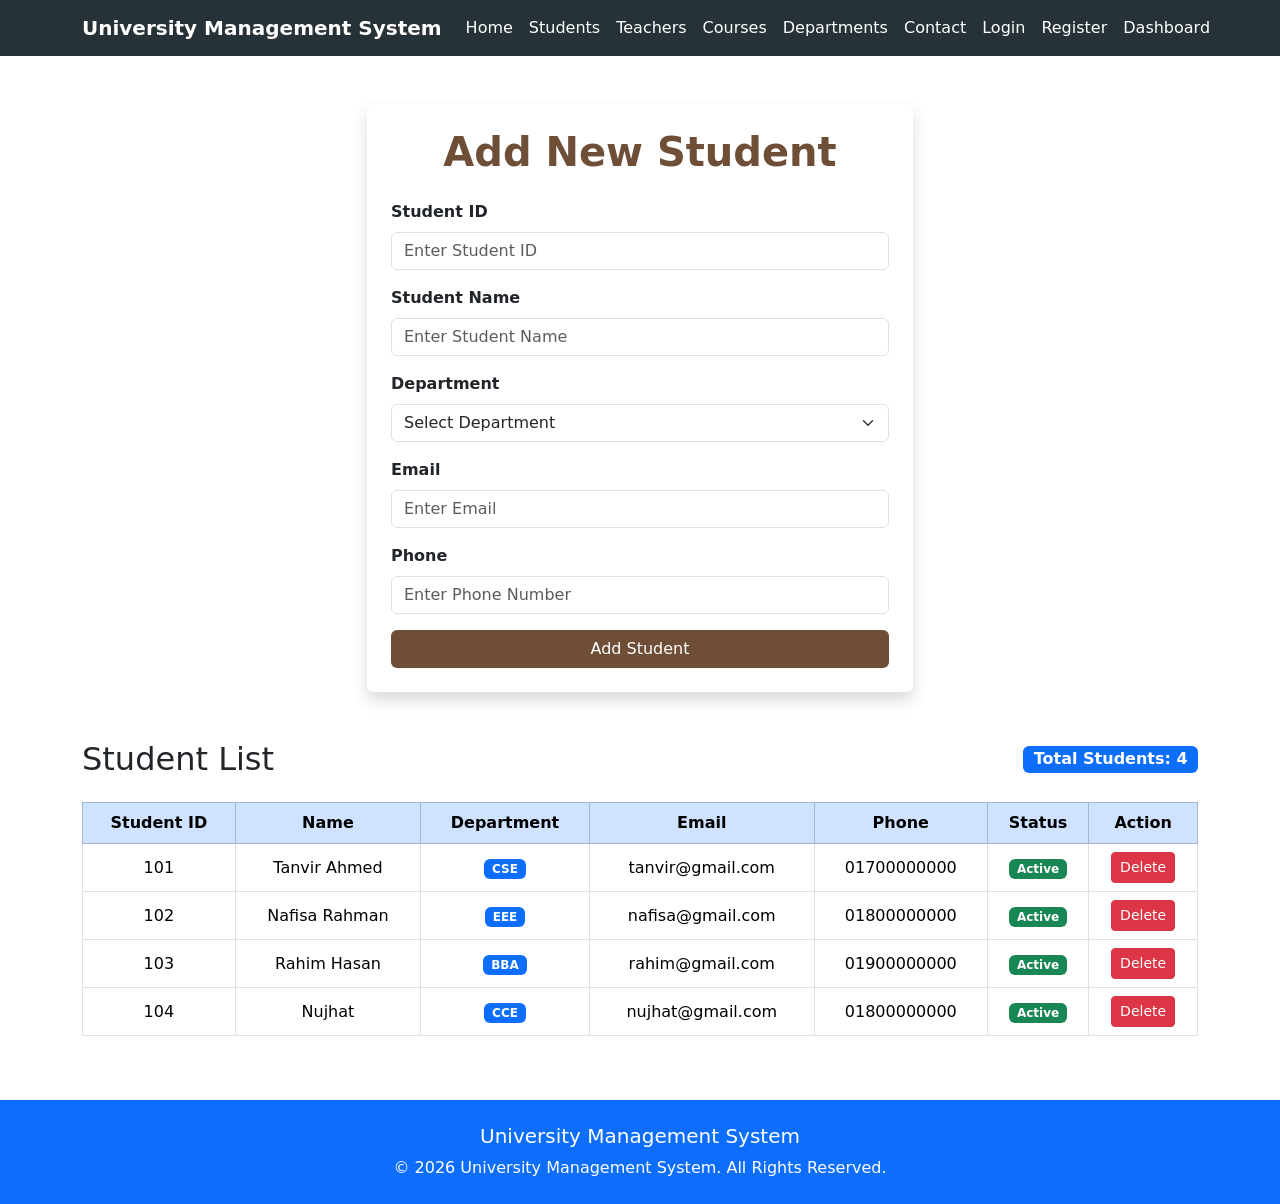
<file: students.html>
<!doctype html>
<html lang="en">
  <head>
    <meta charset="UTF-8" />
    <meta name="viewport" content="width=device-width, initial-scale=1.0" />

    <title>Students - University Management System</title>

    <!-- Bootstrap -->
    <link
      href="https://cdn.jsdelivr.net/npm/bootstrap@5.3.3/dist/css/bootstrap.min.css"
      rel="stylesheet"
    />
  </head>

  <body>
    <!-- ================= NAVBAR ================= -->

    <nav class="navbar navbar-expand-lg navbar-dark" style="background-color: #263238;">
      <div class="container">
        <a class="navbar-brand fw-bold" href="index.html">
          University Management System
        </a>

        <div class="navbar-nav ms-auto">
          <div class="navbar-nav ms-auto">
    <a class="nav-link text-white" href="index.html">Home</a>

    <a class="nav-link text-white" href="students.html">Students</a>

    <a class="nav-link text-white" href="teachers.html">Teachers</a>

    <a class="nav-link text-white" href="courses.html">Courses</a>

    <a class="nav-link text-white" href="department.html">Departments</a>

    <a class="nav-link text-white" href="contact.html">Contact</a>

    <a class="nav-link text-white" href="login.html">Login</a>

    <a class="nav-link text-white" href="register.html">Register</a>

    <a class="nav-link text-white" href="dashboard.html">Dashboard</a>
</div>
      </div>
    </nav>

    <!-- ================= ADD STUDENT ================= -->

    <section class="container py-5">
      <div class="row justify-content-center">
        <div class="col-md-7 col-lg-6">
          <div class="card shadow border-0">
            <div class="card-body p-4">
              <h1 class="text-center fw-bold mb-4"
    style="color: #6F4E37;">
    Add New Student
</h1>

              <form>
                <!-- Student ID -->

                <div class="mb-3">
                  <label class="form-label fw-bold"> Student ID </label>

                  <input
                    type="text"
                    class="form-control"
                    placeholder="Enter Student ID"
                    required
                  />
                </div>

                <!-- Student Name -->

                <div class="mb-3">
                  <label class="form-label fw-bold"> Student Name </label>

                  <input
                    type="text"
                    class="form-control"
                    placeholder="Enter Student Name"
                    required
                  />
                </div>

                <!-- Department -->

                <div class="mb-3">
                  <label class="form-label fw-bold"> Department </label>

                  <select class="form-select" required>
                    <option selected disabled>Select Department</option>

                    <option>CSE</option>
                    <option>EEE</option>
                    <option>BBA</option>
                    <option>CCE</option>
                  </select>
                </div>

                <!-- Email -->

                <div class="mb-3">
                  <label class="form-label fw-bold"> Email </label>

                  <input
                    type="email"
                    class="form-control"
                    placeholder="Enter Email"
                    required
                  />
                </div>

                <!-- Phone -->

                <div class="mb-3">
                  <label class="form-label fw-bold"> Phone </label>

                  <input
                    type="text"
                    class="form-control"
                    placeholder="Enter Phone Number"
                    required
                  />
                </div>

                <!-- Add Button -->

                <div class="d-grid">
                  <button type="submit"
        class="btn text-white w-100"
        style="background-color: #6F4E37;">
    Add Student
</button>
                </div>
              </form>
            </div>
          </div>
        </div>
      </div>
    </section>

    <!-- ================= STUDENT LIST ================= -->

    <section class="container pb-5">
      <div class="d-flex justify-content-between align-items-center mb-4">
        <h2 class="mb-0">Student List</h2>

        <span class="badge bg-primary fs-6"> Total Students: 4 </span>
      </div>

      <div class="table-responsive">
        <table
          class="table table-bordered table-hover align-middle text-center"
        >
          <thead class="table-primary">
            <tr>
              <th>Student ID</th>

              <th>Name</th>

              <th>Department</th>

              <th>Email</th>

              <th>Phone</th>

              <th>Status</th>

              <th>Action</th>
            </tr>
          </thead>

          <tbody>
            <!-- Student 1 -->

            <tr>
              <td>101</td>

              <td>Tanvir Ahmed</td>

              <td>
                <span class="badge bg-primary"> CSE </span>
              </td>

              <td>tanvir@gmail.com</td>

              <td>01700000000</td>

              <td>
                <span class="badge bg-success"> Active </span>
              </td>

              <td>
                <button class="btn btn-danger btn-sm">Delete</button>
              </td>
            </tr>

            <!-- Student 2 -->

            <tr>
              <td>102</td>

              <td>Nafisa Rahman</td>

              <td>
                <span class="badge bg-primary"> EEE </span>
              </td>

              <td>nafisa@gmail.com</td>

              <td>01800000000</td>

              <td>
                <span class="badge bg-success"> Active </span>
              </td>

              <td>
                <button class="btn btn-danger btn-sm">Delete</button>
              </td>
            </tr>

            <!-- Student 3 -->

            <tr>
              <td>103</td>

              <td>Rahim Hasan</td>

              <td>
                <span class="badge bg-primary"> BBA </span>
              </td>

              <td>rahim@gmail.com</td>

              <td>01900000000</td>

              <td>
                <span class="badge bg-success"> Active </span>
              </td>

              <td>
                <button class="btn btn-danger btn-sm">Delete</button>
              </td>
            </tr>

            <!-- Student 4 -->

            <tr>
              <td>104</td>

              <td>Nujhat</td>

              <td>
                <span class="badge bg-primary"> CCE </span>
              </td>

              <td>nujhat@gmail.com</td>

              <td>01800000000</td>

              <td>
                <span class="badge bg-success"> Active </span>
              </td>

              <td>
                <button class="btn btn-danger btn-sm">Delete</button>
              </td>
            </tr>
          </tbody>
        </table>
      </div>
    </section>

    <!-- ================= FOOTER ================= -->

    <footer class="bg-primary text-white text-center py-4">
      <h5>University Management System</h5>

      <p class="mb-0">
        © 2026 University Management System. All Rights Reserved.
      </p>
    </footer>
  </body>
</html>
</file>
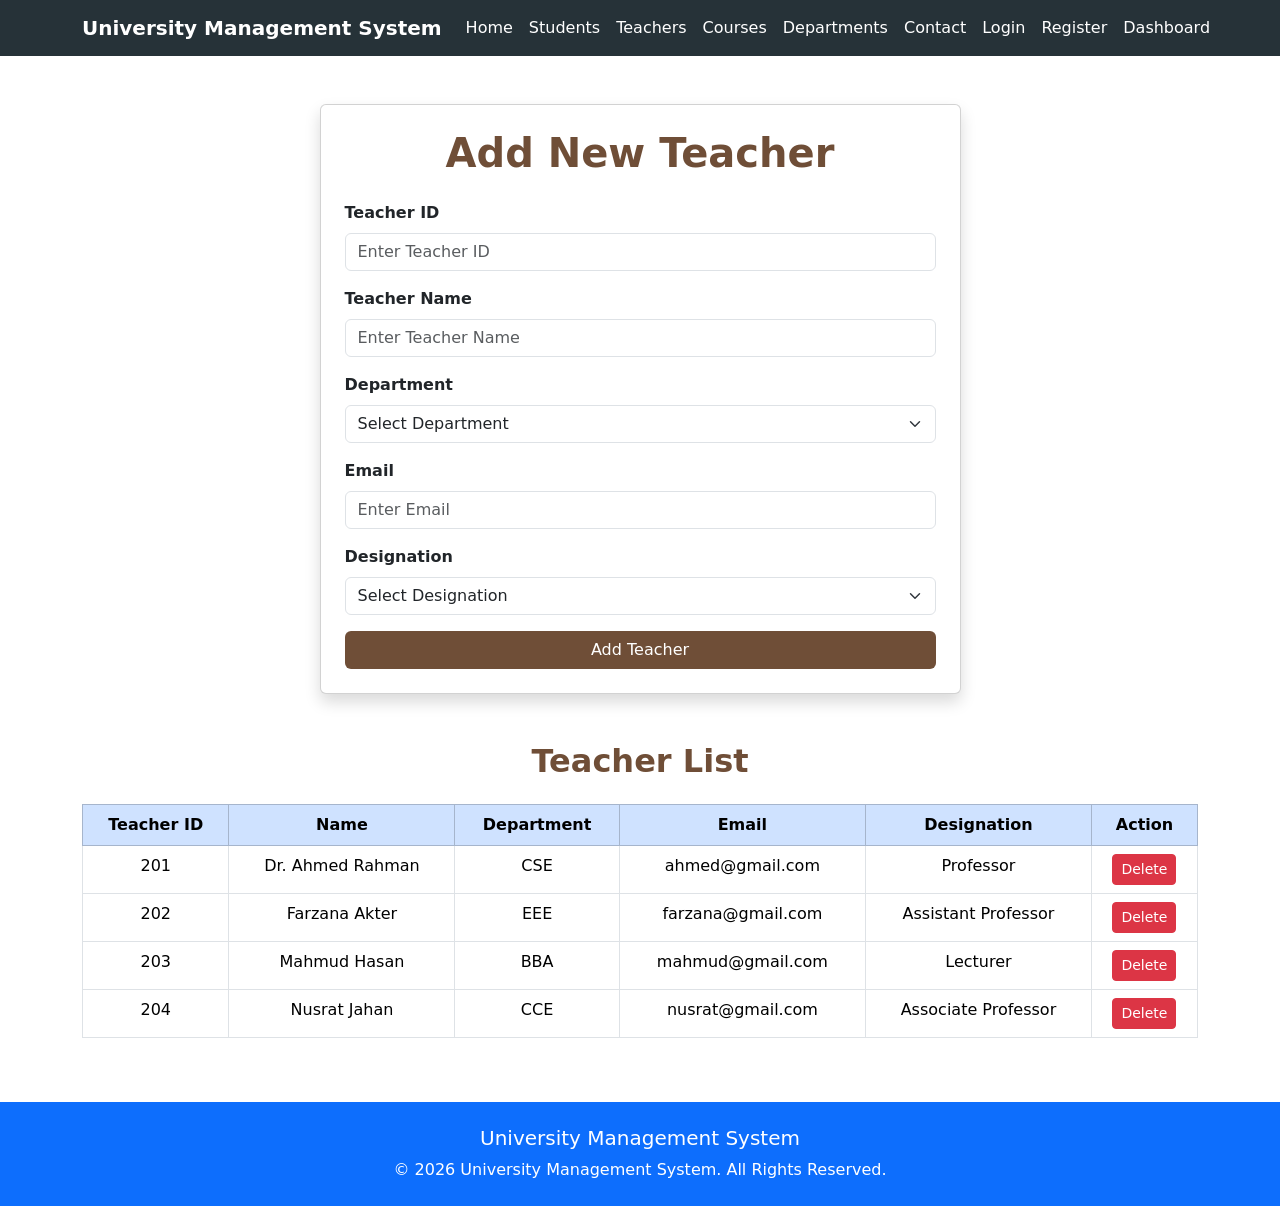
<file: teachers.html>
<!doctype html>
<html lang="en">
  <head>
    <meta charset="UTF-8" />
    <meta name="viewport" content="width=device-width, initial-scale=1.0" />

    <title>Teachers - University Management System</title>

    <!-- Bootstrap -->
    <link
      href="https://cdn.jsdelivr.net/npm/bootstrap@5.3.3/dist/css/bootstrap.min.css"
      rel="stylesheet"
    />
  </head>

  <body>
    <!-- Navbar -->
    <nav class="navbar navbar-expand-lg navbar-dark" style="background-color: #263238;">
      <div class="container">
        <a class="navbar-brand fw-bold" href="index.html">
          University Management System
        </a>

        <div class="navbar-nav ms-auto">
          <div class="navbar-nav ms-auto">
    <a class="nav-link text-white" href="index.html">Home</a>

    <a class="nav-link text-white" href="students.html">Students</a>

    <a class="nav-link text-white" href="teachers.html">Teachers</a>

    <a class="nav-link text-white" href="courses.html">Courses</a>

    <a class="nav-link text-white" href="department.html">Departments</a>

    <a class="nav-link text-white" href="contact.html">Contact</a>

    <a class="nav-link text-white" href="login.html">Login</a>

    <a class="nav-link text-white" href="register.html">Register</a>

    <a class="nav-link text-white" href="dashboard.html">Dashboard</a>
</div>
      </div>
    </nav>

    <!-- Add Teacher Section -->
    <section class="container py-5">
      <div class="row justify-content-center">
        <div class="col-md-7">
          <div class="card shadow">
            <div class="card-body p-4">
              <h1 class="text-center fw-bold mb-4"
    style="color: #6F4E37;">
    Add New Teacher
</h1>

              <form>
                <!-- Teacher ID -->
                <div class="mb-3">
                  <label class="form-label fw-bold"> Teacher ID </label>

                  <input
                    type="text"
                    class="form-control"
                    placeholder="Enter Teacher ID"
                  />
                </div>

                <!-- Teacher Name -->
                <div class="mb-3">
                  <label class="form-label fw-bold"> Teacher Name </label>

                  <input
                    type="text"
                    class="form-control"
                    placeholder="Enter Teacher Name"
                  />
                </div>

                <!-- Department -->
                <div class="mb-3">
                  <label class="form-label fw-bold"> Department </label>

                  <select class="form-select">
                    <option selected>Select Department</option>

                    <option>CSE</option>
                    <option>EEE</option>
                    <option>BBA</option>
                    <option>CCE</option>
                  </select>
                </div>

                <!-- Email -->
                <div class="mb-3">
                  <label class="form-label fw-bold"> Email </label>

                  <input
                    type="email"
                    class="form-control"
                    placeholder="Enter Email"
                  />
                </div>

                <!-- Designation -->
                <div class="mb-3">
                  <label class="form-label fw-bold"> Designation </label>

                  <select class="form-select">
                    <option selected>Select Designation</option>

                    <option>Professor</option>
                    <option>Associate Professor</option>
                    <option>Assistant Professor</option>
                    <option>Lecturer</option>
                  </select>
                </div>

                <!-- Button -->
                <div class="d-grid">
                  <button type="submit"
        class="btn text-white w-100"
        style="background-color: #6F4E37;">
    Add Teacher
</button>
                </div>
              </form>
            </div>
          </div>
        </div>
      </div>
    </section>

    <!-- Teacher List -->
    <section class="container pb-5">
      <h2 class="text-center fw-bold mb-4"
    style="color: #6F4E37;">
    Teacher List
</h2>

      <div class="table-responsive">
        <table class="table table-bordered table-hover text-center">
          <thead class="table-primary">
            <tr>
              <th>Teacher ID</th>
              <th>Name</th>
              <th>Department</th>
              <th>Email</th>
              <th>Designation</th>
              <th>Action</th>
            </tr>
          </thead>

          <tbody>
            <tr>
              <td>201</td>
              <td>Dr. Ahmed Rahman</td>
              <td>CSE</td>
              <td>ahmed@gmail.com</td>
              <td>Professor</td>

              <td>
                <button class="btn btn-danger btn-sm">Delete</button>
              </td>
            </tr>

            <tr>
              <td>202</td>
              <td>Farzana Akter</td>
              <td>EEE</td>
              <td>farzana@gmail.com</td>
              <td>Assistant Professor</td>

              <td>
                <button class="btn btn-danger btn-sm">Delete</button>
              </td>
            </tr>

            <tr>
              <td>203</td>
              <td>Mahmud Hasan</td>
              <td>BBA</td>
              <td>mahmud@gmail.com</td>
              <td>Lecturer</td>

              <td>
                <button class="btn btn-danger btn-sm">Delete</button>
              </td>
            </tr>

            <tr>
              <td>204</td>
              <td>Nusrat Jahan</td>
              <td>CCE</td>
              <td>nusrat@gmail.com</td>
              <td>Associate Professor</td>

              <td>
                <button class="btn btn-danger btn-sm">Delete</button>
              </td>
            </tr>
          </tbody>
        </table>
      </div>
    </section>

    <!-- Footer -->
    <footer class="bg-primary text-white text-center py-4">
      <h5>University Management System</h5>

      <p class="mb-0">
        © 2026 University Management System. All Rights Reserved.
      </p>
    </footer>
  </body>
</html>
</file>
<file: style.css>
body {
  font-family: Arial, sans-serif;
}

.navbar-brand {
  font-size: 22px;
}

.card {
  transition: 0.3s;
}

.card:hover {
  transform: translateY(-5px);
}
/* Responsive Design */

@media (max-width: 768px) {
  /* Navbar */
  header {
    padding: 15px 20px;
    flex-direction: column;
    gap: 15px;
  }

  nav {
    gap: 10px;
    flex-wrap: wrap;
    justify-content: center;
  }

  /* Hero */
  .hero {
    height: 450px;
    padding: 30px 20px;
  }

  .hero-content h1 {
    font-size: 35px;
  }

  .hero-content p {
    font-size: 16px;
  }

  /* Features */
  .features {
    padding: 40px 20px;
  }

  .feature-container {
    flex-direction: column;
    align-items: center;
  }

  .card {
    width: 100%;
    max-width: 400px;
  }

  /* Student Section */
  .student-section {
    padding: 40px 20px;
  }

  /* Teacher Section */
  .teacher-section {
    padding: 40px 20px;
  }

  /* Course Section */
  .course-section {
    padding: 40px 20px;
  }

  /* Contact */
  .contact-section {
    padding: 40px 20px;
  }

  .contact-container {
    flex-direction: column;
    align-items: center;
    gap: 25px;
  }

  .contact-info,
  .contact-form {
    width: 100%;
    max-width: 500px;
  }

  /* Forms */
  .student-form,
  .course-form {
    width: 100%;
    max-width: 500px;
  }

  /* Tables */
  table {
    font-size: 14px;
  }

  th,
  td {
    padding: 10px;
  }

  /* Footer */
  footer {
    padding: 25px 15px;
  }
}
</file>
